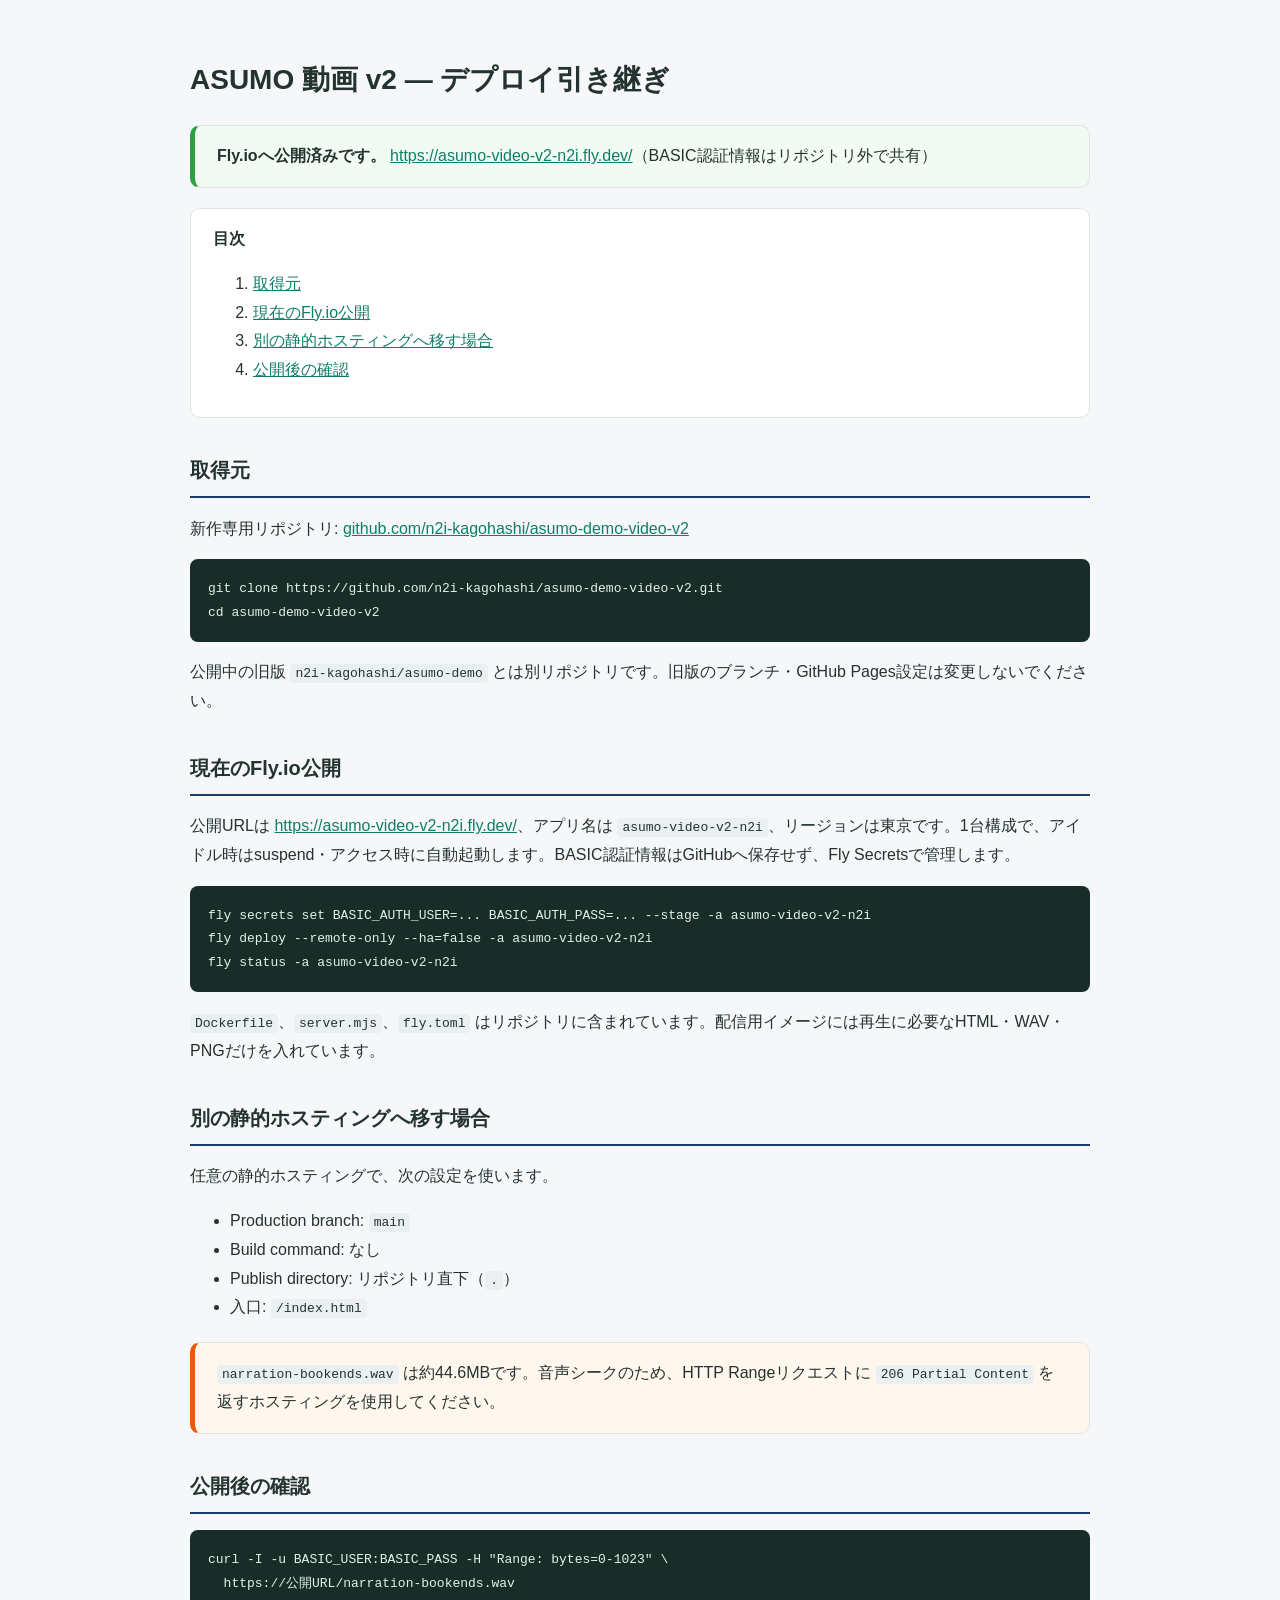
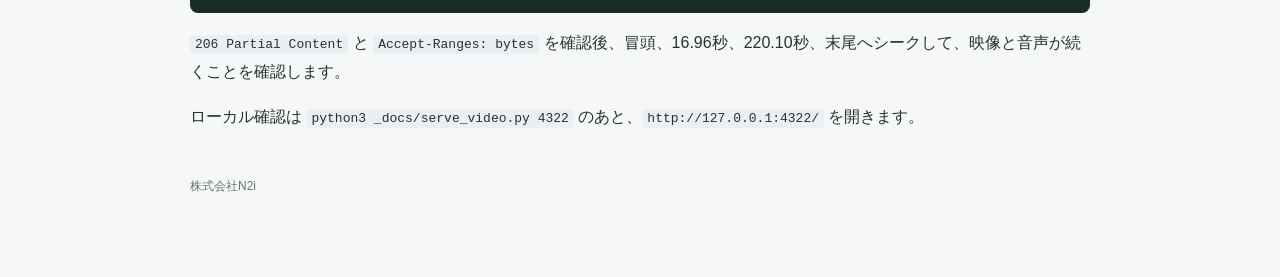
<file: DEPLOY.html>
<!doctype html>
<html lang="ja"><head><meta charset="utf-8"><meta name="viewport" content="width=device-width,initial-scale=1">
<title>ASUMO 動画 v2 — デプロイ引き継ぎ</title>
<style>
body{font-family:'Inter','Hiragino Kaku Gothic ProN','Noto Sans JP',sans-serif;background:#f5f7f9;color:#24332f;line-height:1.8;margin:0;padding:36px 24px 80px}.wrap{max-width:900px;margin:auto}h1{font-size:28px}h2{font-size:20px;border-bottom:2px solid #1b3a6b;padding-bottom:8px;margin-top:34px}.toc,.callout{background:#fff;border:1px solid #dfe5e5;border-radius:10px;padding:16px 22px;margin:20px 0}.callout{border-left:5px solid #1b3a6b}.callout.ok{border-left-color:#2f9e44;background:#f1fbf3}.callout.warn{border-left-color:#e8590c;background:#fff6ed}code{background:#eaf0f1;padding:2px 5px;border-radius:4px}pre{background:#182d27;color:#e2f1e9;padding:18px;border-radius:8px;overflow:auto}a{color:#117e67}footer{margin-top:44px;color:#64766e;font-size:12px}
</style></head><body><main class="wrap">
<h1>ASUMO 動画 v2 — デプロイ引き継ぎ</h1>
<div class="callout ok"><b>Fly.ioへ公開済みです。</b> <a href="https://asumo-video-v2-n2i.fly.dev/">https://asumo-video-v2-n2i.fly.dev/</a>（BASIC認証情報はリポジトリ外で共有）</div>
<nav class="toc"><b>目次</b><ol><li><a href="#source">取得元</a></li><li><a href="#fly">現在のFly.io公開</a></li><li><a href="#settings">別の静的ホスティングへ移す場合</a></li><li><a href="#check">公開後の確認</a></li></ol></nav>
<h2 id="source">取得元</h2>
<p>新作専用リポジトリ: <a href="https://github.com/n2i-kagohashi/asumo-demo-video-v2">github.com/n2i-kagohashi/asumo-demo-video-v2</a></p>
<pre>git clone https://github.com/n2i-kagohashi/asumo-demo-video-v2.git
cd asumo-demo-video-v2</pre>
<p>公開中の旧版 <code>n2i-kagohashi/asumo-demo</code> とは別リポジトリです。旧版のブランチ・GitHub Pages設定は変更しないでください。</p>
<h2 id="fly">現在のFly.io公開</h2>
<p>公開URLは <a href="https://asumo-video-v2-n2i.fly.dev/">https://asumo-video-v2-n2i.fly.dev/</a>、アプリ名は <code>asumo-video-v2-n2i</code>、リージョンは東京です。1台構成で、アイドル時はsuspend・アクセス時に自動起動します。BASIC認証情報はGitHubへ保存せず、Fly Secretsで管理します。</p>
<pre>fly secrets set BASIC_AUTH_USER=... BASIC_AUTH_PASS=... --stage -a asumo-video-v2-n2i
fly deploy --remote-only --ha=false -a asumo-video-v2-n2i
fly status -a asumo-video-v2-n2i</pre>
<p><code>Dockerfile</code>、<code>server.mjs</code>、<code>fly.toml</code> はリポジトリに含まれています。配信用イメージには再生に必要なHTML・WAV・PNGだけを入れています。</p>
<h2 id="settings">別の静的ホスティングへ移す場合</h2>
<p>任意の静的ホスティングで、次の設定を使います。</p>
<ul><li>Production branch: <code>main</code></li><li>Build command: なし</li><li>Publish directory: リポジトリ直下（<code>.</code>）</li><li>入口: <code>/index.html</code></li></ul>
<div class="callout warn"><code>narration-bookends.wav</code> は約44.6MBです。音声シークのため、HTTP Rangeリクエストに <code>206 Partial Content</code> を返すホスティングを使用してください。</div>
<h2 id="check">公開後の確認</h2>
<pre>curl -I -u BASIC_USER:BASIC_PASS -H "Range: bytes=0-1023" \
  https://公開URL/narration-bookends.wav</pre>
<p><code>206 Partial Content</code> と <code>Accept-Ranges: bytes</code> を確認後、冒頭、16.96秒、220.10秒、末尾へシークして、映像と音声が続くことを確認します。</p>
<p>ローカル確認は <code>python3 _docs/serve_video.py 4322</code> のあと、<code>http://127.0.0.1:4322/</code> を開きます。</p>
<footer>株式会社N2i</footer>
</main></body></html>
</file>
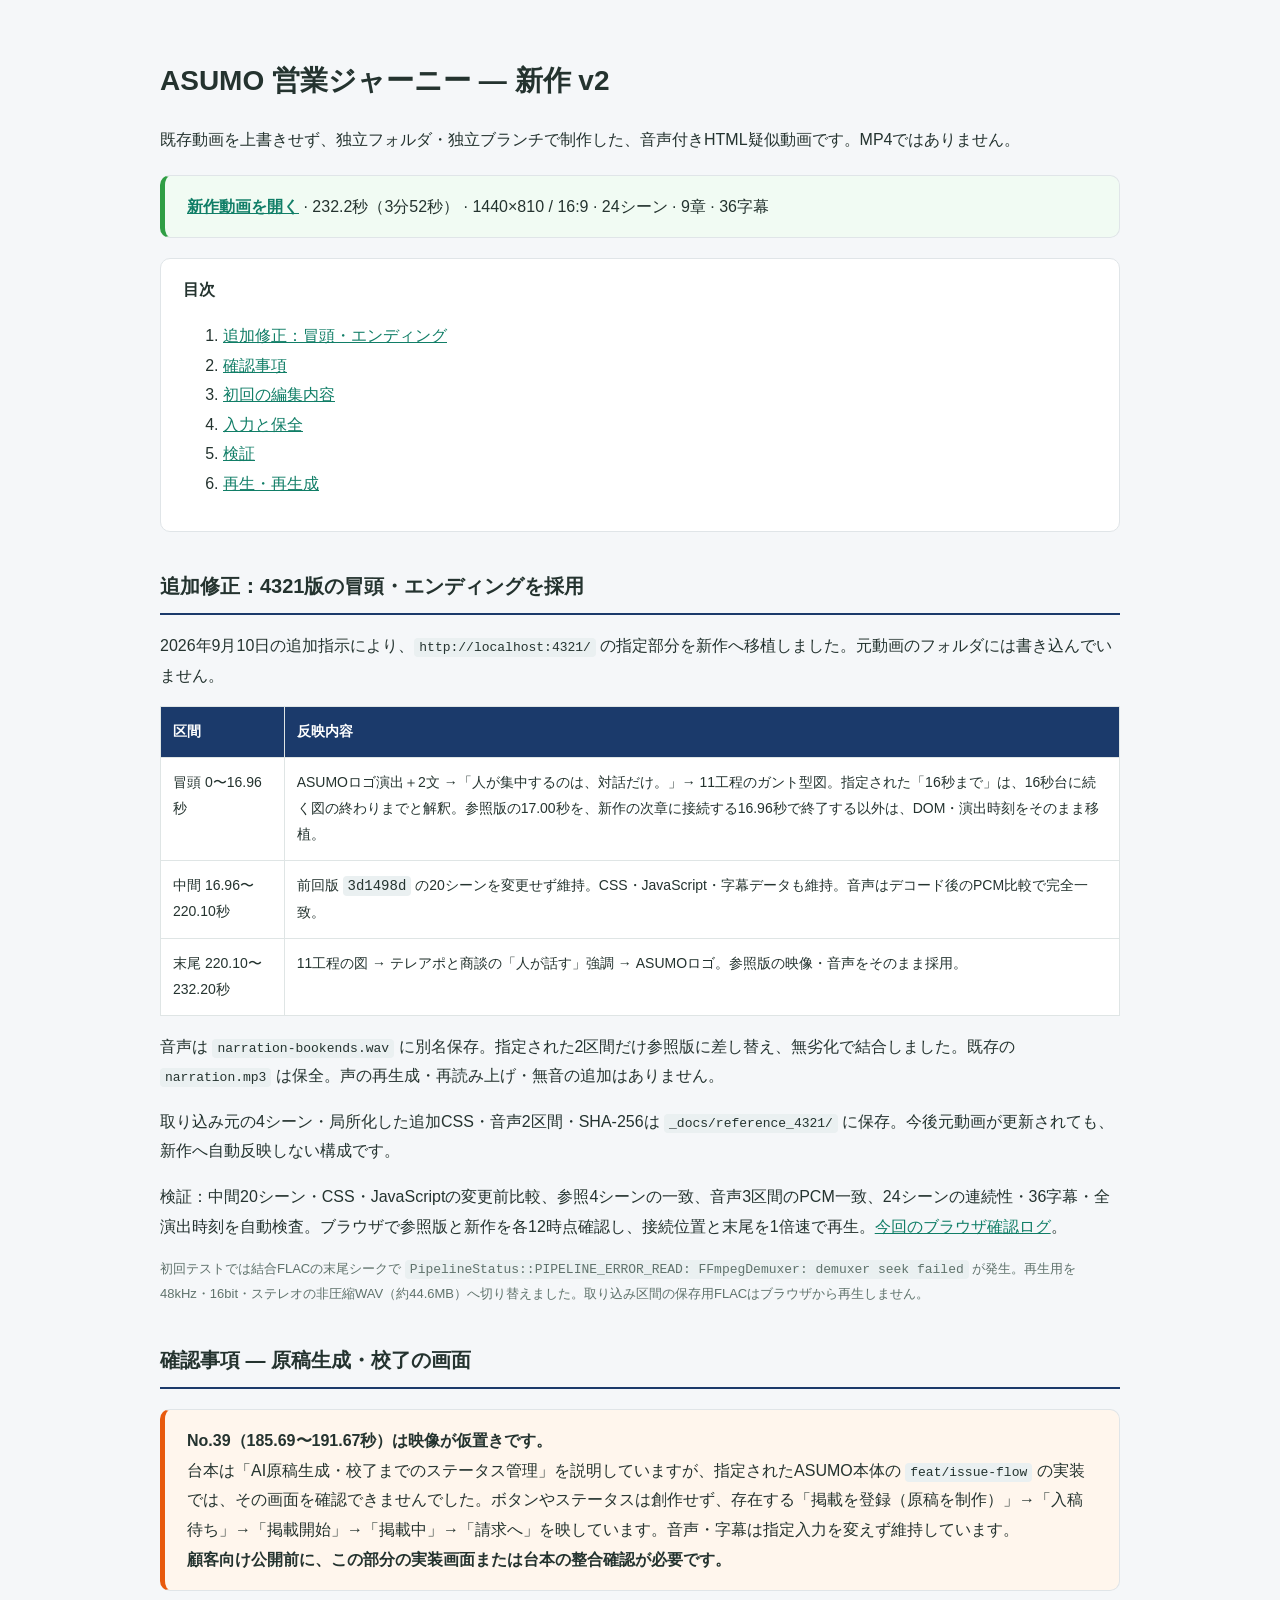
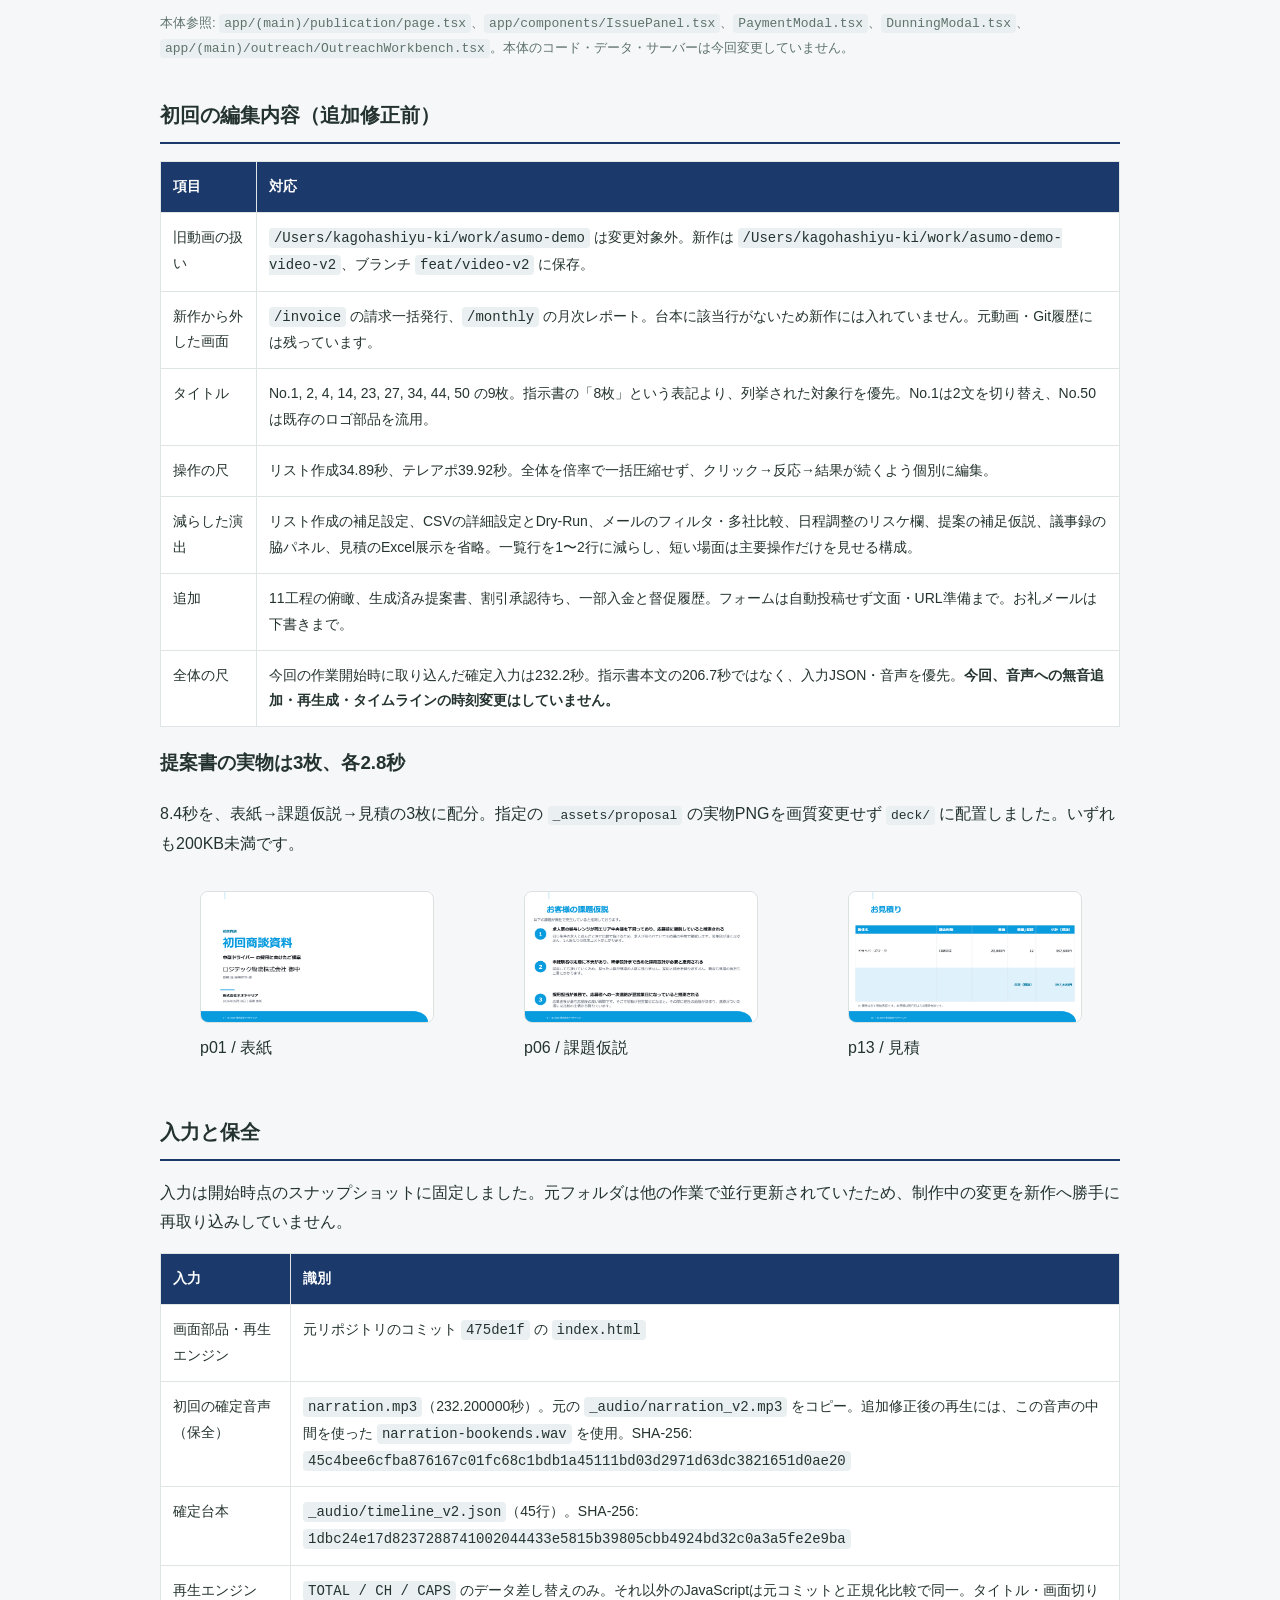
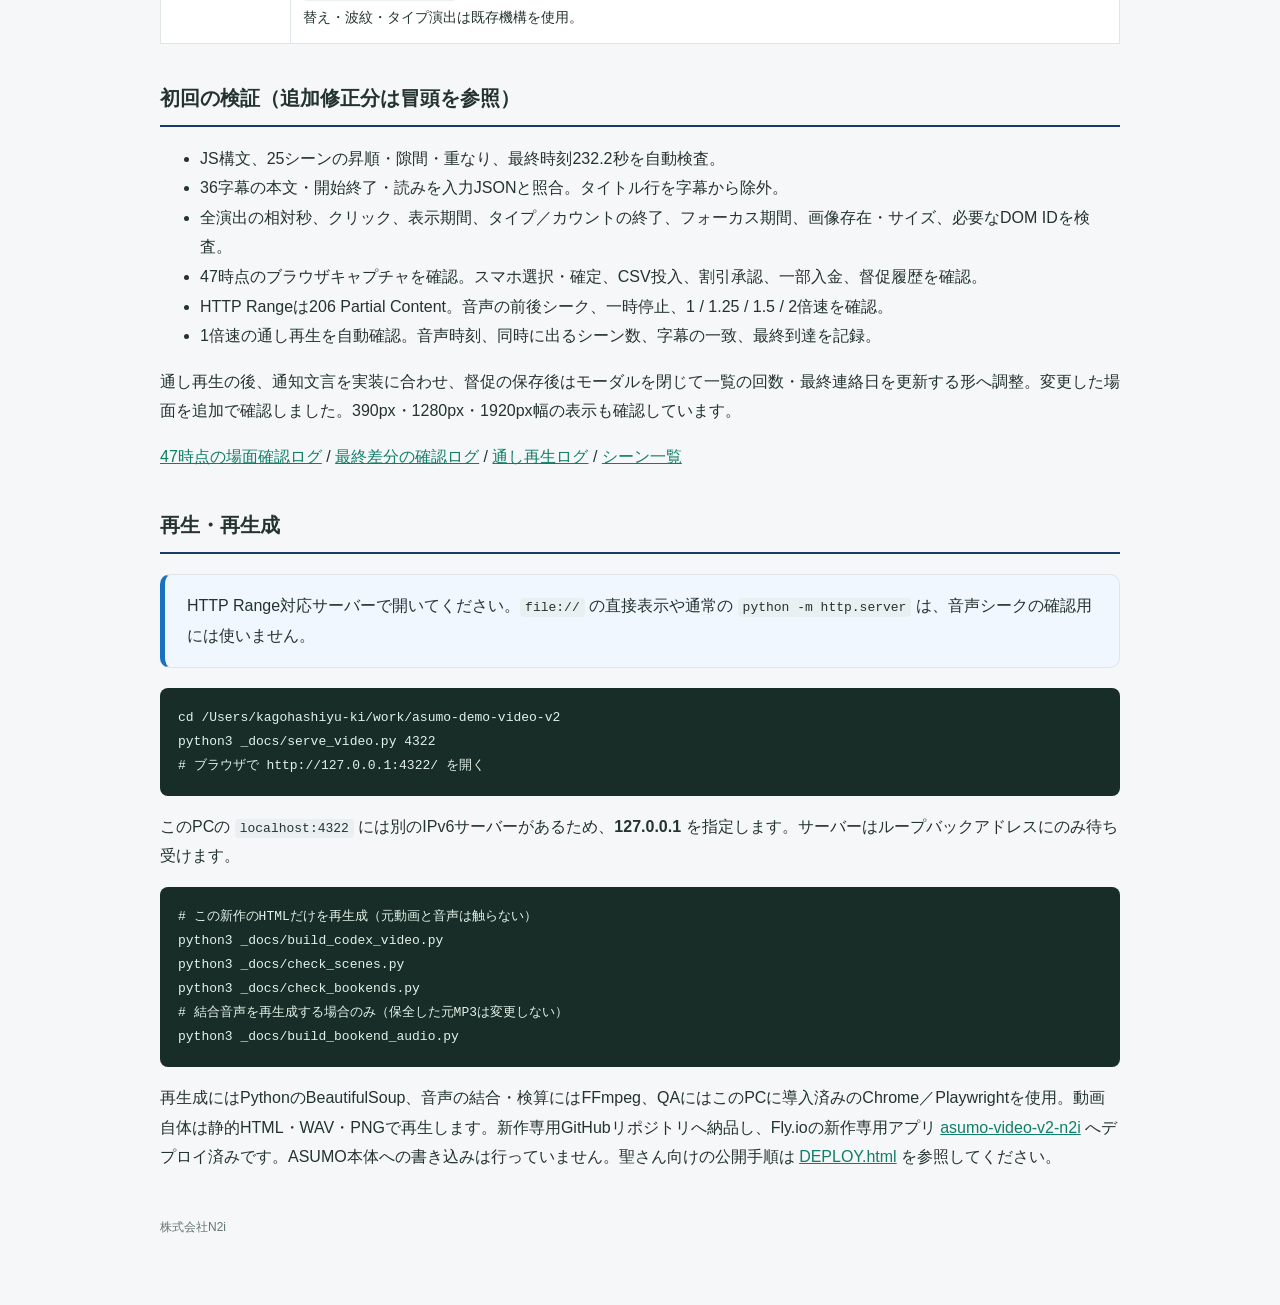
<file: README.html>
<!doctype html>
<html lang="ja"><head><meta charset="utf-8"><meta name="viewport" content="width=device-width,initial-scale=1">
<title>ASUMO 新作動画 v2 — 制作・確認メモ</title>
<style>
body{font-family:'Inter','Hiragino Kaku Gothic ProN','Noto Sans JP',sans-serif;background:#f5f7f9;color:#24332f;line-height:1.85;margin:0;padding:36px 24px 80px}.wrap{max-width:960px;margin:auto}h1{font-size:28px}h2{font-size:20px;border-bottom:2px solid #1b3a6b;padding-bottom:8px;margin-top:36px}.toc,.callout{background:white;border:1px solid #e0e5e8;border-radius:10px;padding:16px 22px;margin:20px 0}.callout{border-left:5px solid #1b3a6b}.callout.warn{border-left-color:#e8590c;background:#fff6ed}.callout.ok{border-left-color:#2f9e44;background:#f1fbf3}.callout.tip{border-left-color:#1971c2;background:#f0f7ff}a{color:#117e67}table{width:100%;border-collapse:collapse;background:white;font-size:14px}th,td{padding:12px;border:1px solid #dfe5e5;text-align:left;vertical-align:top}th{background:#1b3a6b;color:white}code{background:#eaf0f1;padding:2px 5px;border-radius:4px}pre{background:#182d27;color:#e2f1e9;padding:18px;border-radius:8px;overflow:auto;font-size:13px}.small{font-size:13px;color:#5f726b}img{width:100%;border:1px solid #dae1df;border-radius:8px}.grid{display:grid;grid-template-columns:repeat(3,1fr);gap:12px}footer{margin-top:44px;color:#64766e;font-size:12px}
</style></head><body><main class="wrap">
<h1>ASUMO 営業ジャーニー — 新作 v2</h1>
<p>既存動画を上書きせず、独立フォルダ・独立ブランチで制作した、音声付きHTML疑似動画です。MP4ではありません。</p>
<div class="callout ok"><a href="index.html"><b>新作動画を開く</b></a> · 232.2秒（3分52秒） · 1440×810 / 16:9 · 24シーン · 9章 · 36字幕</div>
<nav class="toc"><b>目次</b><ol><li><a href="#bookends">追加修正：冒頭・エンディング</a></li><li><a href="#review">確認事項</a></li><li><a href="#edit">初回の編集内容</a></li><li><a href="#source">入力と保全</a></li><li><a href="#check">検証</a></li><li><a href="#run">再生・再生成</a></li></ol></nav>
<h2 id="bookends">追加修正：4321版の冒頭・エンディングを採用</h2>
<p>2026年9月10日の追加指示により、<code>http://localhost:4321/</code> の指定部分を新作へ移植しました。元動画のフォルダには書き込んでいません。</p>
<table><thead><tr><th>区間</th><th>反映内容</th></tr></thead><tbody>
<tr><td>冒頭 0〜16.96秒</td><td>ASUMOロゴ演出＋2文 →「人が集中するのは、対話だけ。」→ 11工程のガント型図。指定された「16秒まで」は、16秒台に続く図の終わりまでと解釈。参照版の17.00秒を、新作の次章に接続する16.96秒で終了する以外は、DOM・演出時刻をそのまま移植。</td></tr>
<tr><td>中間 16.96〜220.10秒</td><td>前回版 <code>3d1498d</code> の20シーンを変更せず維持。CSS・JavaScript・字幕データも維持。音声はデコード後のPCM比較で完全一致。</td></tr>
<tr><td>末尾 220.10〜232.20秒</td><td>11工程の図 → テレアポと商談の「人が話す」強調 → ASUMOロゴ。参照版の映像・音声をそのまま採用。</td></tr>
</tbody></table>
<p>音声は <code>narration-bookends.wav</code> に別名保存。指定された2区間だけ参照版に差し替え、無劣化で結合しました。既存の <code>narration.mp3</code> は保全。声の再生成・再読み上げ・無音の追加はありません。</p>
<p>取り込み元の4シーン・局所化した追加CSS・音声2区間・SHA-256は <code>_docs/reference_4321/</code> に保存。今後元動画が更新されても、新作へ自動反映しない構成です。</p>
<p>検証：中間20シーン・CSS・JavaScriptの変更前比較、参照4シーンの一致、音声3区間のPCM一致、24シーンの連続性・36字幕・全演出時刻を自動検査。ブラウザで参照版と新作を各12時点確認し、接続位置と末尾を1倍速で再生。<a href="_docs/qa/bookends.json">今回のブラウザ確認ログ</a>。</p>
<p class="small">初回テストでは結合FLACの末尾シークで <code>PipelineStatus::PIPELINE_ERROR_READ: FFmpegDemuxer: demuxer seek failed</code> が発生。再生用を48kHz・16bit・ステレオの非圧縮WAV（約44.6MB）へ切り替えました。取り込み区間の保存用FLACはブラウザから再生しません。</p>
<h2 id="review">確認事項 — 原稿生成・校了の画面</h2>
<div class="callout warn"><b>No.39（185.69〜191.67秒）は映像が仮置きです。</b><br>台本は「AI原稿生成・校了までのステータス管理」を説明していますが、指定されたASUMO本体の <code>feat/issue-flow</code> の実装では、その画面を確認できませんでした。ボタンやステータスは創作せず、存在する「掲載を登録（原稿を制作）」→「入稿待ち」→「掲載開始」→「掲載中」→「請求へ」を映しています。音声・字幕は指定入力を変えず維持しています。<br><b>顧客向け公開前に、この部分の実装画面または台本の整合確認が必要です。</b></div>
<p class="small">本体参照: <code>app/(main)/publication/page.tsx</code>、<code>app/components/IssuePanel.tsx</code>、<code>PaymentModal.tsx</code>、<code>DunningModal.tsx</code>、<code>app/(main)/outreach/OutreachWorkbench.tsx</code>。本体のコード・データ・サーバーは今回変更していません。</p>
<h2 id="edit">初回の編集内容（追加修正前）</h2>
<table><thead><tr><th>項目</th><th>対応</th></tr></thead><tbody>
<tr><td>旧動画の扱い</td><td><code>/Users/kagohashiyu-ki/work/asumo-demo</code> は変更対象外。新作は <code>/Users/kagohashiyu-ki/work/asumo-demo-video-v2</code>、ブランチ <code>feat/video-v2</code> に保存。</td></tr>
<tr><td>新作から外した画面</td><td><code>/invoice</code> の請求一括発行、<code>/monthly</code> の月次レポート。台本に該当行がないため新作には入れていません。元動画・Git履歴には残っています。</td></tr>
<tr><td>タイトル</td><td>No.1, 2, 4, 14, 23, 27, 34, 44, 50 の9枚。指示書の「8枚」という表記より、列挙された対象行を優先。No.1は2文を切り替え、No.50は既存のロゴ部品を流用。</td></tr>
<tr><td>操作の尺</td><td>リスト作成34.89秒、テレアポ39.92秒。全体を倍率で一括圧縮せず、クリック→反応→結果が続くよう個別に編集。</td></tr>
<tr><td>減らした演出</td><td>リスト作成の補足設定、CSVの詳細設定とDry-Run、メールのフィルタ・多社比較、日程調整のリスケ欄、提案の補足仮説、議事録の脇パネル、見積のExcel展示を省略。一覧行を1〜2行に減らし、短い場面は主要操作だけを見せる構成。</td></tr>
<tr><td>追加</td><td>11工程の俯瞰、生成済み提案書、割引承認待ち、一部入金と督促履歴。フォームは自動投稿せず文面・URL準備まで。お礼メールは下書きまで。</td></tr>
<tr><td>全体の尺</td><td>今回の作業開始時に取り込んだ確定入力は232.2秒。指示書本文の206.7秒ではなく、入力JSON・音声を優先。<b>今回、音声への無音追加・再生成・タイムラインの時刻変更はしていません。</b></td></tr>
</tbody></table>
<h3>提案書の実物は3枚、各2.8秒</h3>
<p>8.4秒を、表紙→課題仮説→見積の3枚に配分。指定の <code>_assets/proposal</code> の実物PNGを画質変更せず <code>deck/</code> に配置しました。いずれも200KB未満です。</p>
<div class="grid"><figure><img src="deck/p01.png" alt="提案書の表紙"><figcaption>p01 / 表紙</figcaption></figure><figure><img src="deck/p06.png" alt="課題仮説"><figcaption>p06 / 課題仮説</figcaption></figure><figure><img src="deck/p13.png" alt="見積"><figcaption>p13 / 見積</figcaption></figure></div>
<h2 id="source">入力と保全</h2>
<p>入力は開始時点のスナップショットに固定しました。元フォルダは他の作業で並行更新されていたため、制作中の変更を新作へ勝手に再取り込みしていません。</p>
<table><thead><tr><th>入力</th><th>識別</th></tr></thead><tbody>
<tr><td>画面部品・再生エンジン</td><td>元リポジトリのコミット <code>475de1f</code> の <code>index.html</code></td></tr>
<tr><td>初回の確定音声（保全）</td><td><code>narration.mp3</code>（232.200000秒）。元の <code>_audio/narration_v2.mp3</code> をコピー。追加修正後の再生には、この音声の中間を使った <code>narration-bookends.wav</code> を使用。SHA-256:<br><code style="word-break:break-all">45c4bee6cfba876167c01fc68c1bdb1a45111bd03d2971d63dc3821651d0ae20</code></td></tr>
<tr><td>確定台本</td><td><code>_audio/timeline_v2.json</code>（45行）。SHA-256:<br><code style="word-break:break-all">1dbc24e17d8237288741002044433e5815b39805cbb4924bd32c0a3a5fe2e9ba</code></td></tr>
<tr><td>再生エンジン</td><td><code>TOTAL / CH / CAPS</code> のデータ差し替えのみ。それ以外のJavaScriptは元コミットと正規化比較で同一。タイトル・画面切り替え・波紋・タイプ演出は既存機構を使用。</td></tr>
</tbody></table>
<h2 id="check">初回の検証（追加修正分は冒頭を参照）</h2>
<ul><li>JS構文、25シーンの昇順・隙間・重なり、最終時刻232.2秒を自動検査。</li><li>36字幕の本文・開始終了・読みを入力JSONと照合。タイトル行を字幕から除外。</li><li>全演出の相対秒、クリック、表示期間、タイプ／カウントの終了、フォーカス期間、画像存在・サイズ、必要なDOM IDを検査。</li><li>47時点のブラウザキャプチャを確認。スマホ選択・確定、CSV投入、割引承認、一部入金、督促履歴を確認。</li><li>HTTP Rangeは206 Partial Content。音声の前後シーク、一時停止、1 / 1.25 / 1.5 / 2倍速を確認。</li><li>1倍速の通し再生を自動確認。音声時刻、同時に出るシーン数、字幕の一致、最終到達を記録。</li></ul>
<p>通し再生の後、通知文言を実装に合わせ、督促の保存後はモーダルを閉じて一覧の回数・最終連絡日を更新する形へ調整。変更した場面を追加で確認しました。390px・1280px・1920px幅の表示も確認しています。</p>
<p><a href="_docs/qa/samples.json">47時点の場面確認ログ</a> / <a href="_docs/qa/final-delta.json">最終差分の確認ログ</a> / <a href="_docs/qa/full-playback.json">通し再生ログ</a> / <a href="_docs/scenes_codex_v2.json">シーン一覧</a></p>
<h2 id="run">再生・再生成</h2>
<div class="callout tip">HTTP Range対応サーバーで開いてください。<code>file://</code> の直接表示や通常の <code>python -m http.server</code> は、音声シークの確認用には使いません。</div>
<pre>cd /Users/kagohashiyu-ki/work/asumo-demo-video-v2
python3 _docs/serve_video.py 4322
# ブラウザで http://127.0.0.1:4322/ を開く</pre>
<p>このPCの <code>localhost:4322</code> には別のIPv6サーバーがあるため、<b>127.0.0.1</b> を指定します。サーバーはループバックアドレスにのみ待ち受けます。</p>
<pre># この新作のHTMLだけを再生成（元動画と音声は触らない）
python3 _docs/build_codex_video.py
python3 _docs/check_scenes.py
python3 _docs/check_bookends.py
# 結合音声を再生成する場合のみ（保全した元MP3は変更しない）
python3 _docs/build_bookend_audio.py</pre>
<p>再生成にはPythonのBeautifulSoup、音声の結合・検算にはFFmpeg、QAにはこのPCに導入済みのChrome／Playwrightを使用。動画自体は静的HTML・WAV・PNGで再生します。新作専用GitHubリポジトリへ納品し、Fly.ioの新作専用アプリ <a href="https://asumo-video-v2-n2i.fly.dev/">asumo-video-v2-n2i</a> へデプロイ済みです。ASUMO本体への書き込みは行っていません。聖さん向けの公開手順は <a href="DEPLOY.html">DEPLOY.html</a> を参照してください。</p>
<footer>株式会社N2i</footer>
</main></body></html>
</file>
